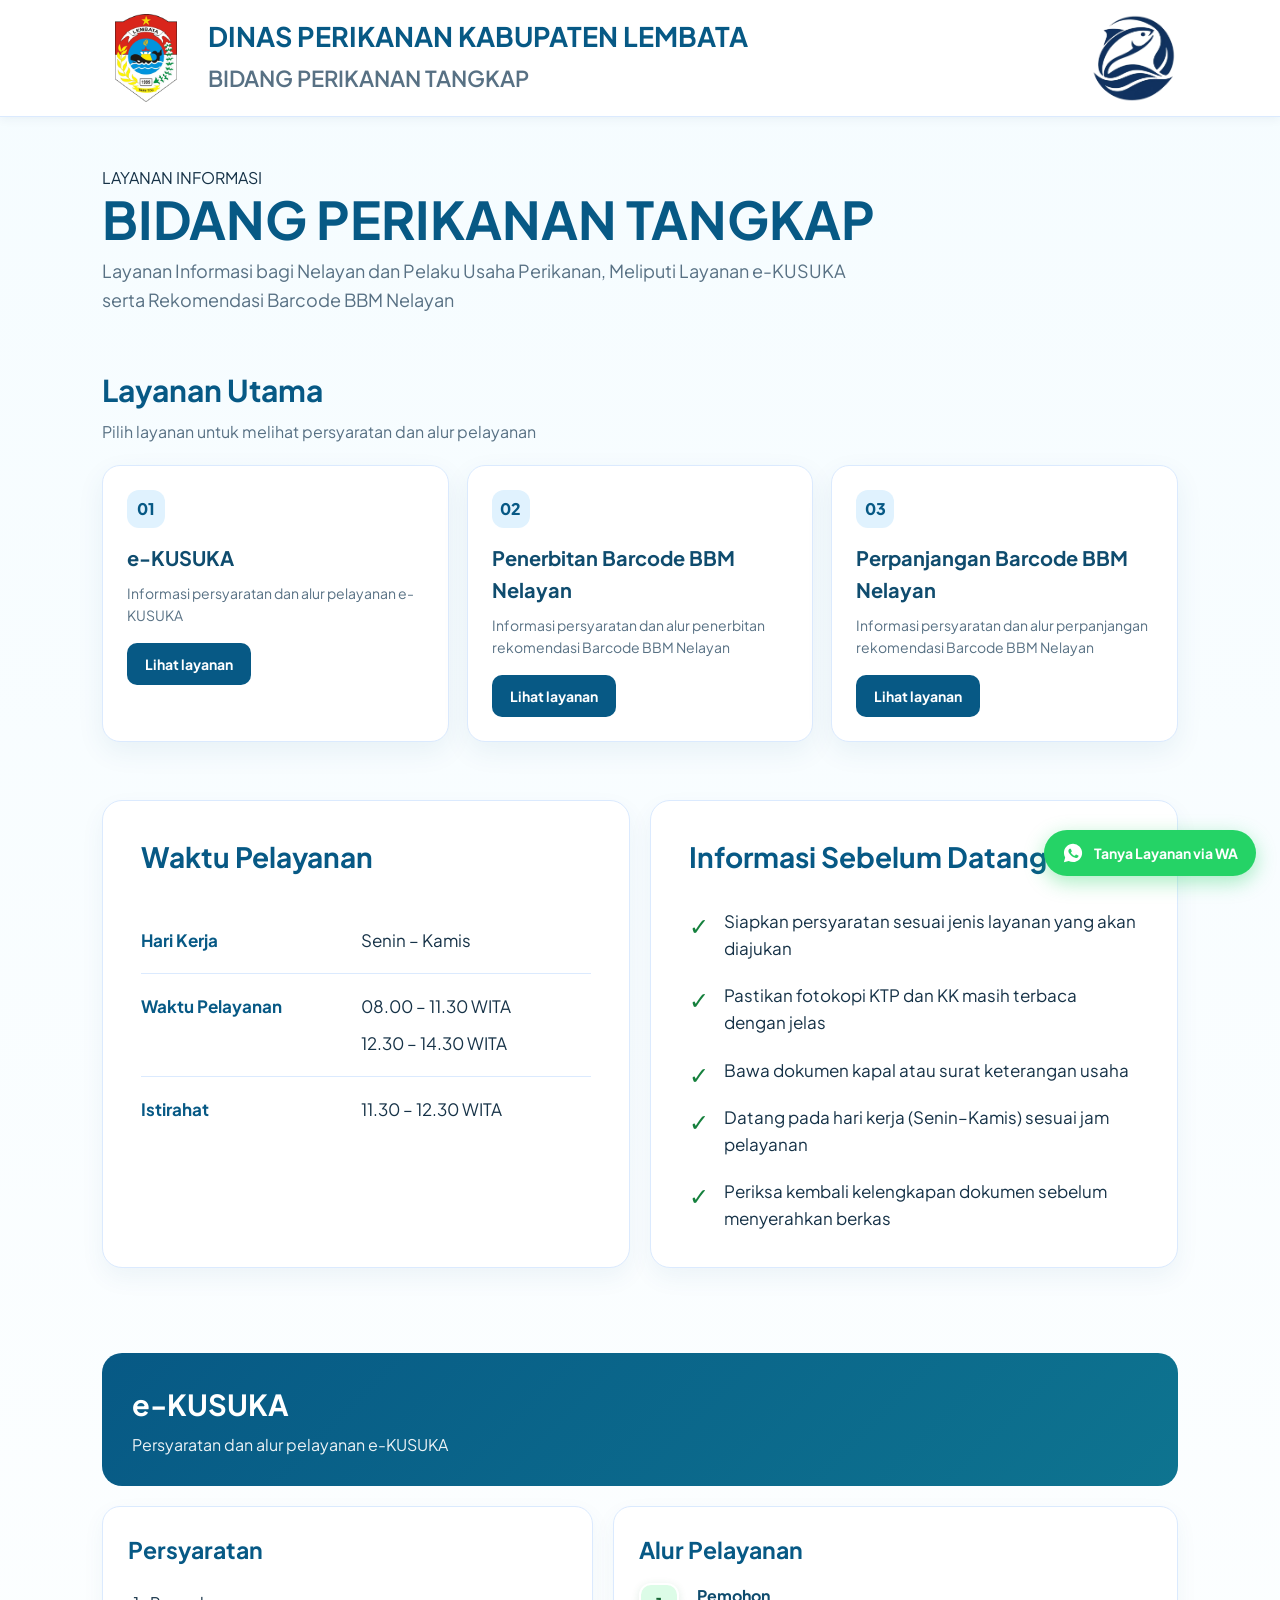
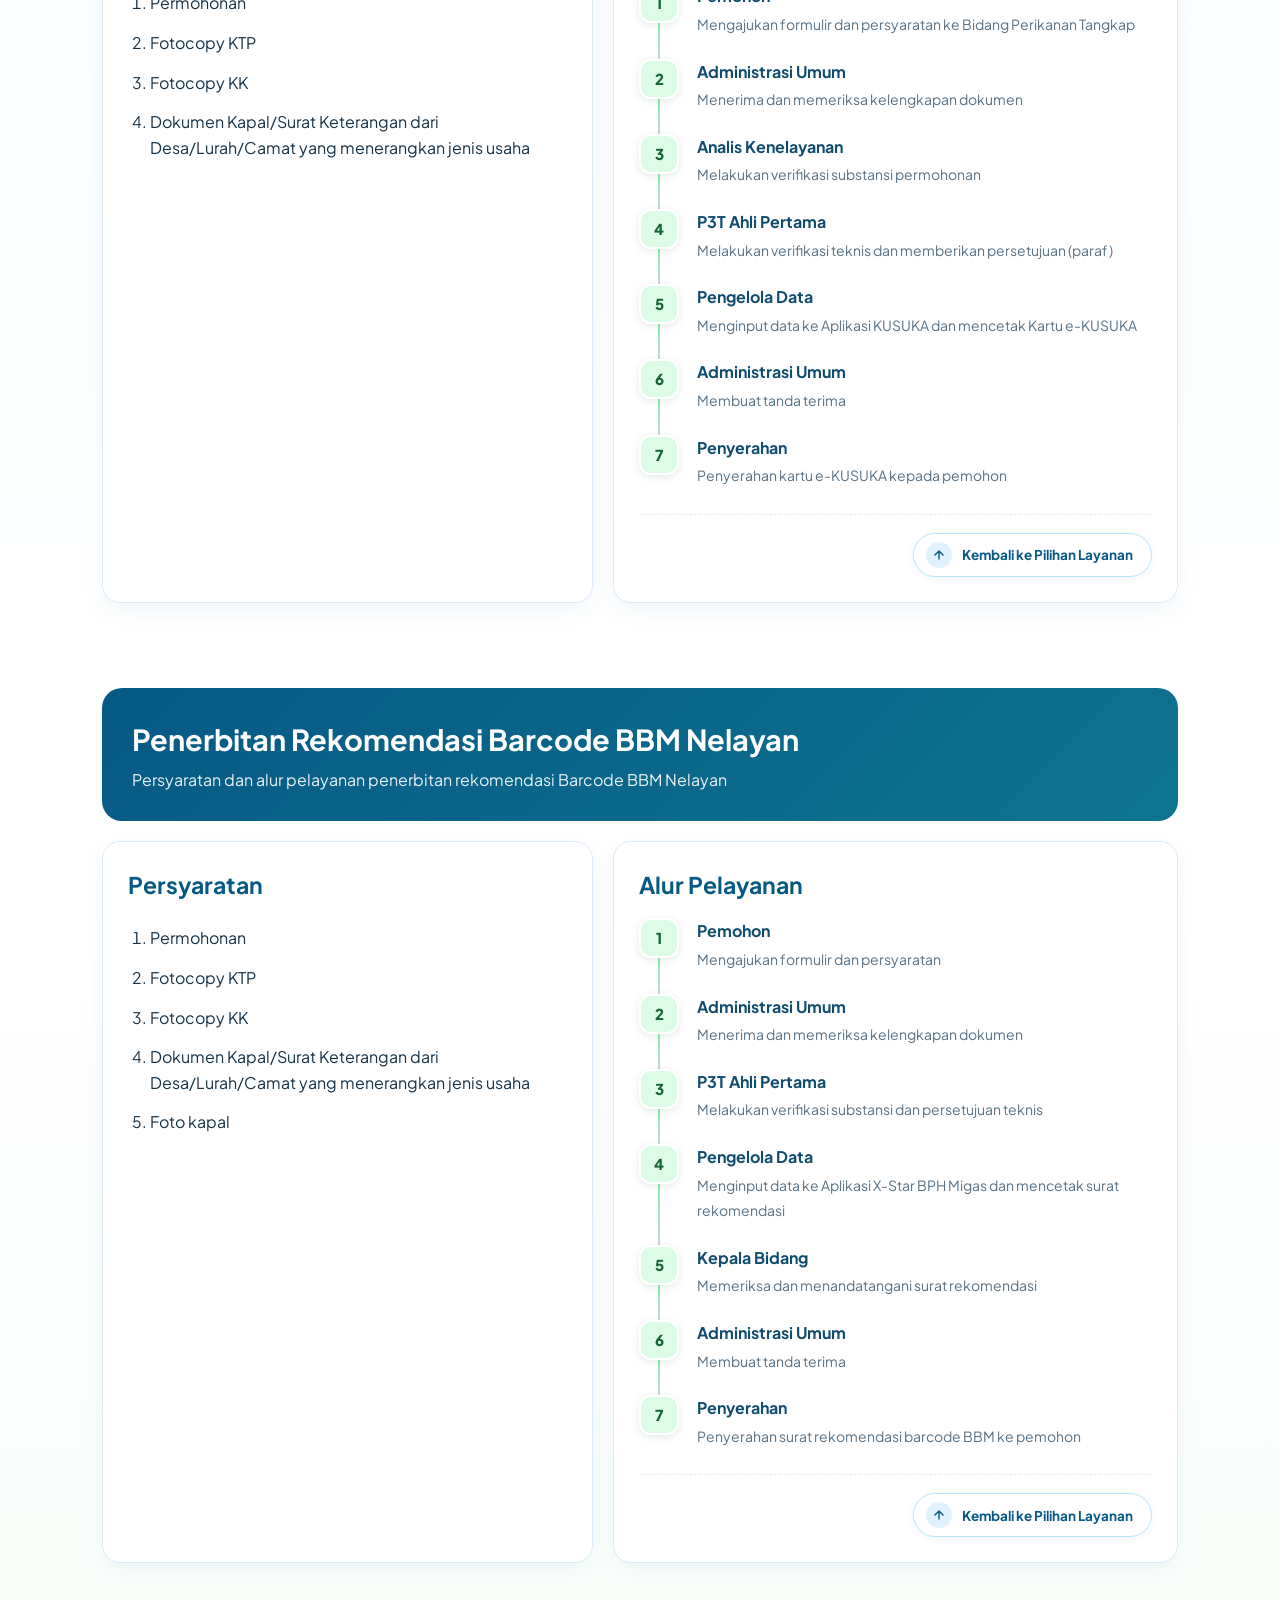
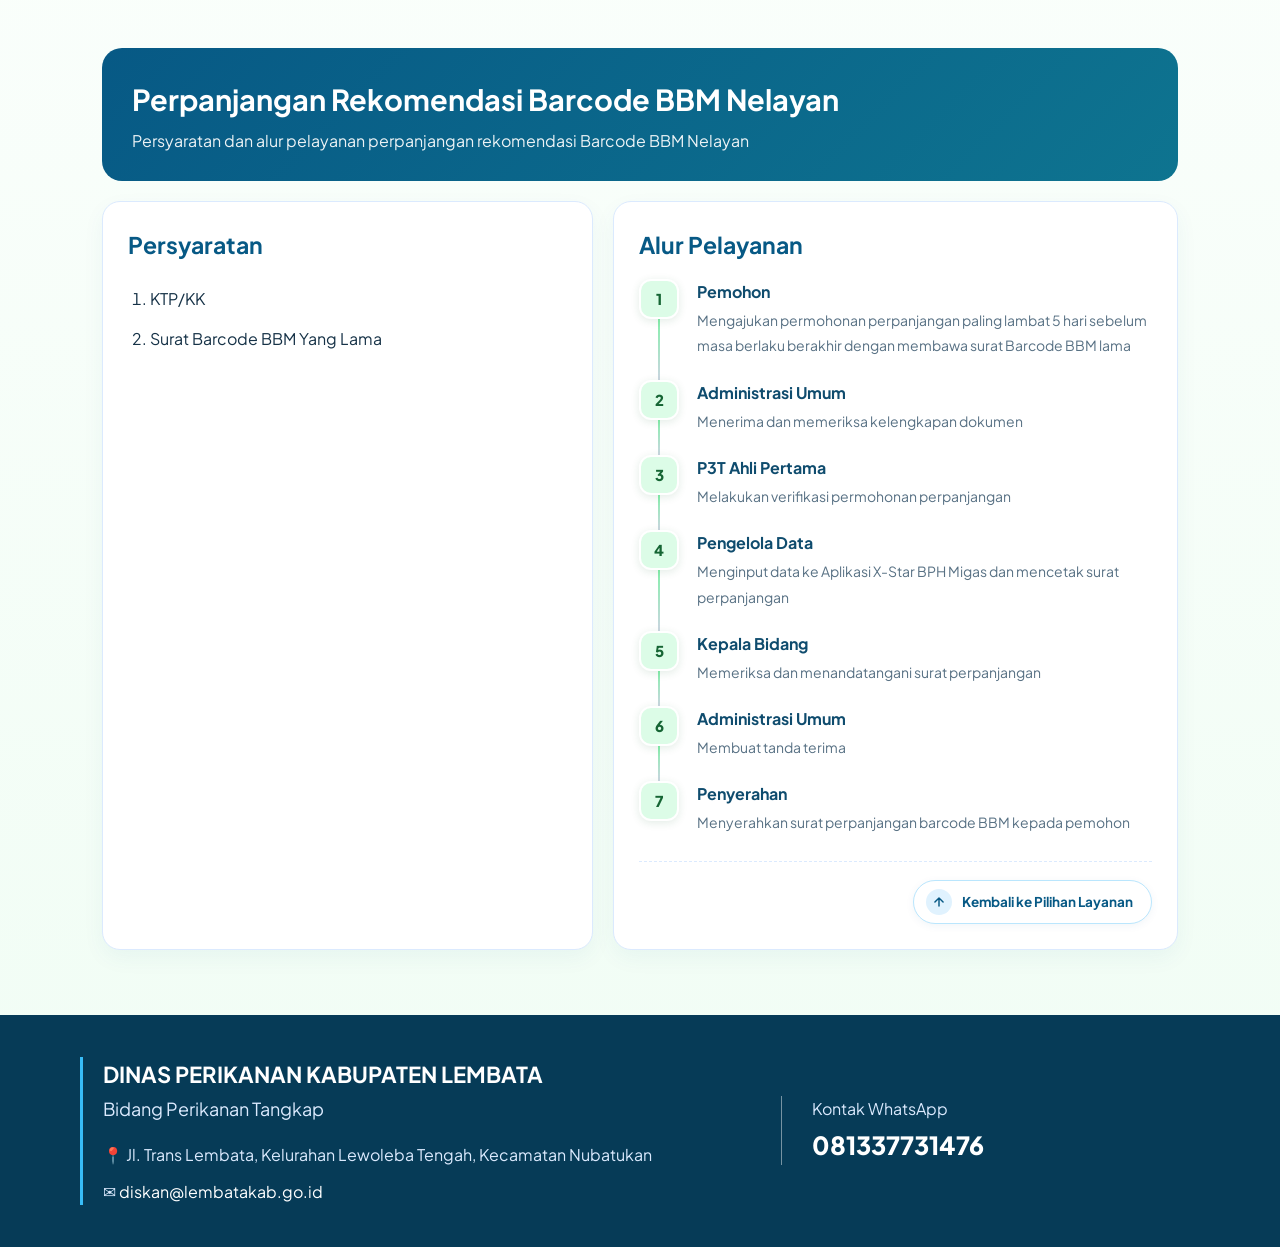
<file: index.html>
<!DOCTYPE html>
<html lang="id">

<head>
  <meta charset="UTF-8">
  <meta name="viewport" content="width=device-width, initial-scale=1.0">
  <title>Dinas Perikanan Kabupaten Lembata - Bidang Perikanan Tangkap</title>

  <!-- Primary Meta Tags -->
  <meta name="title" content="Dinas Perikanan Kabupaten Lembata - Bidang Perikanan Tangkap">
  <meta name="description"
    content="Portal informasi resmi layanan nelayan dan pelaku usaha perikanan Dinas Perikanan Kabupaten Lembata, meliputi persyaratan dan alur pelayanan e-KUSUKA serta rekomendasi Barcode BBM Nelayan.">
  <meta name="keywords"
    content="Dinas Perikanan Lembata, Bidang Perikanan Tangkap, e-KUSUKA, Barcode BBM Nelayan, Rekomendasi BBM Nelayan, BPH Migas Lembata, Nelayan Lembata, Lewoleba, NTT">
  <meta name="author" content="Dinas Perikanan Kabupaten Lembata">
  <meta name="robots" content="index, follow">
  <meta name="theme-color" content="#075985">

  <!-- Favicon & App Icons -->
  <link rel="icon" type="image/webp" href="assets/brand-logo.webp">
  <link rel="apple-touch-icon" href="assets/brand-logo.webp">

  <!-- Open Graph / Facebook / WhatsApp -->
  <meta property="og:type" content="website">
  <meta property="og:url" content="https://diskan.lembata.site">
  <meta property="og:locale" content="id_ID">
  <meta property="og:site_name" content="Dinas Perikanan Kabupaten Lembata">
  <meta property="og:title" content="Dinas Perikanan Kabupaten Lembata - Bidang Perikanan Tangkap">
  <meta property="og:description"
    content="Portal informasi resmi layanan nelayan dan pelaku usaha perikanan Dinas Perikanan Kabupaten Lembata: e-KUSUKA dan Rekomendasi Barcode BBM Nelayan.">
  <meta property="og:image" content="https://diskan.lembata.site/assets/og-logo.png">
  <meta property="og:image:secure_url" content="https://diskan.lembata.site/assets/og-logo.png">
  <meta property="og:image:type" content="image/png">
  <meta property="og:image:width" content="600">
  <meta property="og:image:height" content="315">

  <!-- Twitter Card -->
  <meta name="twitter:card" content="summary_large_image">
  <meta name="twitter:url" content="https://diskan.lembata.site">
  <meta name="twitter:title" content="Dinas Perikanan Kabupaten Lembata - Bidang Perikanan Tangkap">
  <meta name="twitter:description"
    content="Portal informasi resmi layanan nelayan dan pelaku usaha perikanan Dinas Perikanan Kabupaten Lembata: e-KUSUKA dan Rekomendasi Barcode BBM Nelayan.">
  <meta name="twitter:image" content="https://diskan.lembata.site/assets/og-logo.png">

  <!-- Canonical URL -->
  <link rel="canonical" href="https://diskan.lembata.site">

  <!-- Google Fonts: Plus Jakarta Sans -->
  <link rel="preconnect" href="https://fonts.googleapis.com">
  <link rel="preconnect" href="https://fonts.gstatic.com" crossorigin>
  <link href="https://fonts.googleapis.com/css2?family=Plus+Jakarta+Sans:wght@400;500;600;700;800&display=swap" rel="stylesheet">

  <!-- Structured Data / JSON-LD -->
  <script type="application/ld+json">
  {
    "@context": "https://schema.org",
    "@graph": [
      {
        "@type": "GovernmentOrganization",
        "@id": "https://diskan.lembata.site/#organization",
        "name": "Dinas Perikanan Kabupaten Lembata - Bidang Perikanan Tangkap",
        "url": "https://diskan.lembata.site/",
        "logo": "https://diskan.lembata.site/assets/logo-lembata.webp",
        "image": "https://diskan.lembata.site/assets/og-logo.png",
        "telephone": "+6281337731476",
        "email": "diskan@lembatakab.go.id",
        "address": {
          "@type": "PostalAddress",
          "streetAddress": "Jl. Trans Lembata, Kelurahan Lewoleba Tengah",
          "addressLocality": "Kecamatan Nubatukan, Kabupaten Lembata",
          "addressRegion": "Nusa Tenggara Timur",
          "addressCountry": "ID"
        }
      },
      {
        "@type": "GovernmentService",
        "name": "Layanan e-KUSUKA dan Rekomendasi Barcode BBM Nelayan",
        "provider": {
          "@id": "https://diskan.lembata.site/#organization"
        },
        "serviceType": "Pelayanan Publik Perikanan Tangkap",
        "areaServed": "Kabupaten Lembata"
      }
    ]
  }
  </script>

  <!-- Stylesheet -->
  <link rel="stylesheet" href="style.css">
</head>

<body>


  <header>
    <div class="nav">

      <!-- LOGO DINAS -->
      <img class="logo logo-lembata" src="assets/logo-lembata.webp" alt="Logo Kabupaten Lembata">

      <!-- TULISAN -->
      <div class="brand">
        <span>DINAS PERIKANAN KABUPATEN LEMBATA</span>
        <span>BIDANG PERIKANAN TANGKAP</span>
      </div>

      <!-- LOGO BRAND / BIDANG -->
      <img class="logo logo-brand" src="assets/brand-logo.webp" alt="Logo Brand Bidang Perikanan Tangkap">
    </div>
  </header>

  <main>

    <section class="hero">
      <span class="badge">LAYANAN INFORMASI</span>
      <h1>BIDANG PERIKANAN TANGKAP</h1>
      <p>
        Layanan Informasi bagi Nelayan dan Pelaku Usaha Perikanan, Meliputi Layanan e-KUSUKA
        serta Rekomendasi Barcode BBM Nelayan
      </p>
    </section>

    <section class="section" id="layanan">
      <div class="section-title">
        <h2>Layanan Utama</h2>
        <p>Pilih layanan untuk melihat persyaratan dan alur pelayanan</p>
      </div>

      <div class="cards">

        <div class="card">
          <div class="num">01</div>
          <h3>e-KUSUKA</h3>
          <p>Informasi persyaratan dan alur pelayanan e-KUSUKA</p>
          <a class="btn" href="#ekusuka">Lihat layanan</a>
        </div>

        <div class="card">
          <div class="num">02</div>
          <h3>Penerbitan Barcode BBM Nelayan</h3>
          <p>Informasi persyaratan dan alur penerbitan rekomendasi Barcode BBM Nelayan</p>
          <a class="btn" href="#bbm-terbit">Lihat layanan</a>
        </div>

        <div class="card">
          <div class="num">03</div>
          <h3>Perpanjangan Barcode BBM Nelayan</h3>
          <p>Informasi persyaratan dan alur perpanjangan rekomendasi Barcode BBM Nelayan</p>
          <a class="btn" href="#bbm-perpanjang">Lihat layanan</a>
        </div>

      </div>
    </section>

    <section class="info-section">
      <div class="info">

        <div class="panel">
          <h3>Waktu Pelayanan</h3>

          <div class="schedule-row">
            <b>Hari Kerja</b>
            <span>Senin – Kamis</span>
          </div>

          <div class="schedule-row">
            <b>Waktu Pelayanan</b>
            <div class="schedule-time">
              <span>08.00 – 11.30 WITA</span>
              <span>12.30 – 14.30 WITA</span>
            </div>
          </div>

          <div class="schedule-row">
            <b>Istirahat</b>
            <span>11.30 – 12.30 WITA</span>
          </div>
        </div>

        <div class="panel">
          <h3>Informasi Sebelum Datang</h3>

          <ul class="check-list">
            <li>Siapkan persyaratan sesuai jenis layanan yang akan diajukan</li>
            <li>Pastikan fotokopi KTP dan KK masih terbaca dengan jelas</li>
            <li>Bawa dokumen kapal atau surat keterangan usaha</li>
            <li>Datang pada hari kerja (Senin–Kamis) sesuai jam pelayanan</li>
            <li>Periksa kembali kelengkapan dokumen sebelum menyerahkan berkas</li>
          </ul>
        </div>

      </div>
    </section>

    <section class="service-page" id="ekusuka">
      <div class="service-head">
        <h2>e-KUSUKA</h2>
        <p>Persyaratan dan alur pelayanan e-KUSUKA</p>
      </div>

      <div class="content-grid">

        <div class="content-box">
          <h3>Persyaratan</h3>
          <ol class="req">
            <li>Permohonan</li>
            <li>Fotocopy KTP</li>
            <li>Fotocopy KK</li>
            <li>Dokumen Kapal/Surat Keterangan dari Desa/Lurah/Camat yang menerangkan jenis usaha</li>
          </ol>
        </div>

        <div class="content-box">
          <h3>Alur Pelayanan</h3>

          <div class="flow">
            <div class="step">
              <div class="step-no">1</div>
              <div><strong>Pemohon</strong><span>Mengajukan formulir dan persyaratan ke Bidang Perikanan Tangkap</span>
              </div>
            </div>

            <div class="step">
              <div class="step-no">2</div>
              <div><strong>Administrasi Umum</strong><span>Menerima dan memeriksa kelengkapan dokumen</span></div>
            </div>

            <div class="step">
              <div class="step-no">3</div>
              <div><strong>Analis Kenelayanan</strong><span>Melakukan verifikasi substansi permohonan</span></div>
            </div>

            <div class="step">
              <div class="step-no">4</div>
              <div><strong>P3T Ahli Pertama</strong><span>Melakukan verifikasi teknis dan memberikan persetujuan
                  (paraf)</span></div>
            </div>

            <div class="step">
              <div class="step-no">5</div>
              <div><strong>Pengelola Data</strong><span>Menginput data ke Aplikasi KUSUKA dan mencetak Kartu
                  e-KUSUKA</span></div>
            </div>

            <div class="step">
              <div class="step-no">6</div>
              <div><strong>Administrasi Umum</strong><span>Membuat tanda terima </span></div>
            </div>

            <div class="step">
              <div class="step-no">7</div>
              <div>
                <strong>Penyerahan</strong>
                <span>Penyerahan kartu e-KUSUKA kepada pemohon</span>
              </div>
            </div>

          </div>

          <div class="back-link-wrapper">
            <a class="back-link" href="#layanan">
              <span class="back-link-icon">
                <svg viewBox="0 0 24 24" fill="none" stroke="currentColor" stroke-width="2.5" stroke-linecap="round" stroke-linejoin="round">
                  <path d="M12 19V5M5 12l7-7 7 7"/>
                </svg>
              </span>
              <span>Kembali ke Pilihan Layanan</span>
            </a>
          </div>
        </div>
      </div>
    </section>

    <section class="service-page" id="bbm-terbit">
      <div class="service-head">
        <h2>Penerbitan Rekomendasi Barcode BBM Nelayan</h2>
        <p>Persyaratan dan alur pelayanan penerbitan rekomendasi Barcode BBM Nelayan</p>
      </div>

      <div class="content-grid">

        <div class="content-box">
          <h3>Persyaratan</h3>
          <ol class="req">
            <li>Permohonan</li>
            <li>Fotocopy KTP</li>
            <li>Fotocopy KK</li>
            <li>Dokumen Kapal/Surat Keterangan dari Desa/Lurah/Camat yang menerangkan jenis usaha</li>
            <li>Foto kapal</li>
          </ol>
        </div>

        <div class="content-box">
          <h3>Alur Pelayanan</h3>

          <div class="flow">
            <div class="step">
              <div class="step-no">1</div>
              <div><strong>Pemohon</strong><span>Mengajukan formulir dan persyaratan</span></div>
            </div>

            <div class="step">
              <div class="step-no">2</div>
              <div><strong>Administrasi Umum</strong><span>Menerima dan memeriksa kelengkapan dokumen</span></div>
            </div>

            <div class="step">
              <div class="step-no">3</div>
              <div><strong>P3T Ahli Pertama</strong><span>Melakukan verifikasi substansi dan persetujuan teknis</span>
              </div>
            </div>

            <div class="step">
              <div class="step-no">4</div>
              <div><strong>Pengelola Data</strong><span>Menginput data ke Aplikasi X-Star BPH Migas dan mencetak surat
                  rekomendasi</span></div>
            </div>

            <div class="step">
              <div class="step-no">5</div>
              <div><strong>Kepala Bidang</strong><span>Memeriksa dan menandatangani surat rekomendasi</span></div>
            </div>

            <div class="step">
              <div class="step-no">6</div>
              <div><strong>Administrasi Umum</strong><span>Membuat tanda terima</span></div>
            </div>
            <div class="step">
              <div class="step-no">7</div>
              <div>
                <strong>Penyerahan</strong>
                <span>Penyerahan surat rekomendasi barcode BBM ke pemohon</span>
              </div>
            </div>

          </div>

          <div class="back-link-wrapper">
            <a class="back-link" href="#layanan">
              <span class="back-link-icon">
                <svg viewBox="0 0 24 24" fill="none" stroke="currentColor" stroke-width="2.5" stroke-linecap="round" stroke-linejoin="round">
                  <path d="M12 19V5M5 12l7-7 7 7"/>
                </svg>
              </span>
              <span>Kembali ke Pilihan Layanan</span>
            </a>
          </div>
        </div>
      </div>
    </section>

    <section class="service-page" id="bbm-perpanjang">
      <div class="service-head">
        <h2>Perpanjangan Rekomendasi Barcode BBM Nelayan</h2>
        <p>Persyaratan dan alur pelayanan perpanjangan rekomendasi Barcode BBM Nelayan</p>
      </div>

      <div class="content-grid">

        <div class="content-box">
          <h3>Persyaratan</h3>
          <ol class="req">
            <li>KTP/KK</li>
            <li>Surat Barcode BBM Yang Lama</li>
          </ol>
        </div>

        <div class="content-box">
          <h3>Alur Pelayanan</h3>

          <div class="flow">
            <div class="step">
              <div class="step-no">1</div>
              <div><strong>Pemohon</strong><span>Mengajukan permohonan perpanjangan paling lambat 5 hari sebelum masa
                  berlaku berakhir dengan membawa surat Barcode BBM lama</span></div>
            </div>

            <div class="step">
              <div class="step-no">2</div>
              <div><strong>Administrasi Umum</strong><span>Menerima dan memeriksa kelengkapan dokumen</span></div>
            </div>

            <div class="step">
              <div class="step-no">3</div>
              <div><strong>P3T Ahli Pertama</strong><span>Melakukan verifikasi permohonan perpanjangan</span></div>
            </div>

            <div class="step">
              <div class="step-no">4</div>
              <div><strong>Pengelola Data</strong><span>Menginput data ke Aplikasi X-Star BPH Migas dan mencetak surat
                  perpanjangan</span></div>
            </div>

            <div class="step">
              <div class="step-no">5</div>
              <div><strong>Kepala Bidang</strong><span>Memeriksa dan menandatangani surat perpanjangan</span></div>
            </div>

            <div class="step">
              <div class="step-no">6</div>
              <div><strong>Administrasi Umum</strong><span>Membuat tanda terima </span></div>
            </div>
            <div class="step">
              <div class="step-no">7</div>
              <div>
                <strong>Penyerahan</strong>
                <span>Menyerahkan surat perpanjangan barcode BBM kepada pemohon</span>
              </div>
            </div>

          </div>

          <div class="back-link-wrapper">
            <a class="back-link" href="#layanan">
              <span class="back-link-icon">
                <svg viewBox="0 0 24 24" fill="none" stroke="currentColor" stroke-width="2.5" stroke-linecap="round" stroke-linejoin="round">
                  <path d="M12 19V5M5 12l7-7 7 7"/>
                </svg>
              </span>
              <span>Kembali ke Pilihan Layanan</span>
            </a>
          </div>
        </div>
      </div>
    </section>

  </main>

  <footer>
    <div class="footer-inner">

      <div>
        <div class="footer-brand">
          <strong>DINAS PERIKANAN KABUPATEN LEMBATA</strong>
          <span>Bidang Perikanan Tangkap</span>

          <div class="contact">
            <div>📍 Jl. Trans Lembata, Kelurahan Lewoleba Tengah, Kecamatan Nubatukan</div>
            <div>✉ <a href="mailto:diskan@lembatakab.go.id">diskan@lembatakab.go.id</a></div>
          </div>
        </div>
      </div>

      <div class="whatsapp">
        <div class="whatsapp-title">Kontak WhatsApp</div>
        <a class="whatsapp-number" href="https://wa.me/6281337731476" target="_blank" rel="noopener">
          081337731476
        </a>
      </div>

    </div>
  </footer>

  <!-- Floating Action Buttons -->
  <div class="floating-actions">
    <button class="back-to-top" id="backToTopBtn" aria-label="Kembali ke atas" title="Kembali ke atas">
      <svg viewBox="0 0 24 24" fill="none" stroke-width="2.5" stroke-linecap="round" stroke-linejoin="round">
        <path d="M18 15l-6-6-6 6"/>
      </svg>
    </button>
    <a class="floating-whatsapp" href="https://wa.me/6281337731476?text=Halo%20Dinas%20Perikanan%20Lembata,%20saya%20ingin%20bertanya%20mengenai%20layanan" target="_blank" rel="noopener" aria-label="Tanya Layanan via WhatsApp">
      <svg viewBox="0 0 24 24">
        <path d="M12.04 2c-5.46 0-9.91 4.45-9.91 9.91 0 1.75.46 3.45 1.32 4.95L2.05 22l5.25-1.38c1.45.79 3.08 1.21 4.74 1.21 5.46 0 9.91-4.45 9.91-9.91 0-2.65-1.03-5.14-2.9-7.01A9.816 9.816 0 0012.04 2zm5.78 14.07c-.24.68-1.39 1.3-1.92 1.38-.49.07-1.12.1-3.23-.77-2.69-1.12-4.43-3.83-4.57-4.01-.13-.18-1.1-1.46-1.1-2.79 0-1.33.69-1.98.94-2.25.25-.26.54-.33.72-.33.18 0 .36 0 .52.01.17.01.4.06.61.53.22.49.75 1.83.82 1.96.07.13.12.29.02.47-.09.18-.14.29-.27.45-.14.16-.29.35-.41.47-.14.13-.28.28-.12.56.16.27.7 1.15 1.5 1.86 1.03.92 1.9 1.2 2.17 1.34.27.13.43.11.59-.07.16-.18.69-.8.87-1.07.18-.27.37-.22.61-.13.25.09 1.57.74 1.84.87.27.13.45.2.52.31.07.11.07.64-.17 1.32z"/>
      </svg>
      <span>Tanya Layanan via WA</span>
    </a>
  </div>

  <script>
    const header = document.querySelector('header');
    const backToTopBtn = document.getElementById('backToTopBtn');

    function handleScroll() {
      const scrollPos = window.scrollY || document.documentElement.scrollTop;
      
      // Navbar blur effect
      if (scrollPos > 10) {
        header.classList.add('scrolled');
      } else {
        header.classList.remove('scrolled');
      }

      // Back to top button visibility
      if (scrollPos > 300) {
        backToTopBtn.classList.add('visible');
      } else {
        backToTopBtn.classList.remove('visible');
      }
    }

    backToTopBtn.addEventListener('click', () => {
      window.scrollTo({ top: 0, behavior: 'smooth' });
    });

    window.addEventListener('scroll', handleScroll, { passive: true });
    handleScroll();
  </script>

</body>

</html>
</file>
<file: style.css>
:root {
  --blue: #075985;
  --blue-dark: #063b57;
  --blue-light: #e0f2fe;
  --green: #15803d;
  --green-light: #dcfce7;
  --white: #ffffff;
  --text: #163247;
  --muted: #587184;
  --line: #dbeafe;
  --bg: #f4fbff;
}

* {
  box-sizing: border-box;
}

html {
  scroll-behavior: smooth;
}

body {
  margin: 0;
  font-family: 'Plus Jakarta Sans', system-ui, -apple-system, BlinkMacSystemFont, 'Segoe UI', Roboto, sans-serif;
  color: var(--text);
  background: linear-gradient(180deg, #f5fcff 0%, #ffffff 55%, #f0fdf4 100%);
  line-height: 1.6;
}

/* HEADER */
header {
  background: rgba(255, 255, 255, 0.98);
  border-bottom: 1px solid var(--line);
  position: sticky;
  top: 0;
  z-index: 1000;
  box-shadow: 0 2px 10px rgba(6, 59, 87, .06);
  transition: background-color 0.3s ease, backdrop-filter 0.3s ease, -webkit-backdrop-filter 0.3s ease, box-shadow 0.3s ease;
}

header.scrolled {
  background: rgba(255, 255, 255, 0.82);
  backdrop-filter: blur(14px);
  -webkit-backdrop-filter: blur(14px);
  box-shadow: 0 4px 20px rgba(6, 59, 87, .12);
  border-bottom: 1px solid rgba(219, 234, 254, 0.8);
}

.nav {
  max-width: 1120px;
  margin: auto;
  padding: 14px 22px;
  display: flex;
  align-items: center;
  gap: 18px;
}

.logo {
  width: 88px;
  height: 88px;
  object-fit: contain;
  flex-shrink: 0;
}

.logo-brand {
  border-radius: 50%;
}

.brand {
  display: block;
  flex: 1;
}

.brand>span:first-child {
  display: block;
  color: #075985;
  font-size: 27px;
  font-weight: 700;
  line-height: 1.2;
}

.brand>span:last-child {
  display: block;
  color: #587184;
  font-size: 22px;
  font-weight: 600;
  margin-top: 8px;
}

/* HERO */
.hero {
  max-width: 1120px;
  margin: auto;
  padding: 48px 22px 30px;
}

.hero h1 {
  margin: 0 0 10px;
  color: var(--blue);
  font-size: clamp(32px, 5vw, 52px);
  line-height: 1.08;
}

.hero p {
  max-width: 760px;
  margin: 0;
  color: var(--muted);
  font-size: 18px;
}

/* SERVICE CARDS */
.section {
  max-width: 1120px;
  margin: auto;
  padding: 22px 22px 48px;
}

.section-title {
  margin-bottom: 20px;
}

.section-title h2 {
  margin: 0;
  color: var(--blue);
  font-size: 30px;
}

.section-title p {
  margin: 5px 0 0;
  color: var(--muted);
}

.cards {
  display: grid;
  grid-template-columns: repeat(3, 1fr);
  gap: 18px;
}

.card {
  background: #fff;
  border: 1px solid var(--line);
  border-radius: 18px;
  padding: 24px;
  box-shadow: 0 10px 28px rgba(7, 89, 133, .07);
  transition: transform 0.25s ease, box-shadow 0.25s ease, border-color 0.25s ease;
}

.card:hover {
  transform: translateY(-4px);
  box-shadow: 0 16px 36px rgba(7, 89, 133, .12);
  border-color: #bae6fd;
}

.card .num {
  width: 38px;
  height: 38px;
  border-radius: 12px;
  background: var(--blue-light);
  color: var(--blue);
  display: flex;
  align-items: center;
  justify-content: center;
  font-weight: 800;
  margin-bottom: 14px;
}

.card h3 {
  margin: 0 0 8px;
  color: #0f4c6e;
  font-size: 20px;
}

.card p {
  margin: 0 0 16px;
  color: var(--muted);
  font-size: 14px;
}

.btn {
  display: inline-block;
  text-decoration: none;
  background: var(--blue);
  color: #fff;
  padding: 10px 18px;
  border-radius: 10px;
  font-weight: 700;
  font-size: 14px;
  transition: background-color 0.2s ease, transform 0.2s ease, box-shadow 0.2s ease;
}

.btn:hover {
  background: var(--blue-dark);
  transform: translateY(-2px);
  box-shadow: 0 6px 16px rgba(7, 89, 133, .25);
}

/* WAKTU + INFORMASI */
.info-section {
  max-width: 1120px;
  margin: auto;
  padding: 10px 22px 55px;
}

.info {
  display: grid;
  grid-template-columns: 1fr 1fr;
  gap: 20px;
}

.panel {
  background: #fff;
  border: 1px solid var(--line);
  border-radius: 20px;
  padding: 34px 38px;
  box-shadow: 0 10px 25px rgba(7, 89, 133, .06);
}

.panel h3 {
  margin: 0 0 28px;
  color: var(--blue);
  font-size: 28px;
}

.schedule-row {
  display: grid;
  grid-template-columns: 1fr 1.15fr;
  gap: 20px;
  padding: 19px 0;
  border-bottom: 1px solid var(--line);
}

.schedule-row:last-child {
  border-bottom: 0;
}

.schedule-row b {
  color: #075985;
  font-size: 17px;
}

.schedule-row span {
  color: #163247;
  font-size: 17px;
}

.schedule-time {
  display: flex;
  flex-direction: column;
  gap: 10px;
}

.check-list {
  list-style: none;
  padding: 0;
  margin: 0;
}

.check-list li {
  position: relative;
  padding: 0 0 20px 35px;
  color: #163247;
  font-size: 17px;
}

.check-list li:last-child {
  padding-bottom: 0;
}

.check-list li::before {
  content: "✓";
  position: absolute;
  left: 0;
  top: -2px;
  color: var(--green);
  font-size: 24px;
  font-weight: 800;
}

/* SERVICE DETAILS */
.service-page {
  max-width: 1120px;
  margin: auto;
  padding: 30px 22px 55px;
  scroll-margin-top: 20px;
}

.service-head {
  background: linear-gradient(135deg, #075985, #0e7490);
  color: #fff;
  border-radius: 20px;
  padding: 28px 30px;
}

.service-head h2 {
  margin: 0 0 5px;
  font-size: 29px;
}

.service-head p {
  margin: 0;
  opacity: .92;
}

.content-grid {
  display: grid;
  grid-template-columns: 1fr 1.15fr;
  gap: 20px;
  margin-top: 20px;
}

.content-box {
  background: #fff;
  border: 1px solid var(--line);
  border-radius: 18px;
  padding: 25px;
  box-shadow: 0 8px 22px rgba(7, 89, 133, .05);
}

.content-box h3 {
  margin: 0 0 15px;
  color: var(--blue);
  font-size: 23px;
}

.req {
  padding-left: 22px;
  margin: 0;
}

.req li {
  padding: 7px 0;
}

.flow {
  display: flex;
  flex-direction: column;
  position: relative;
}

.step {
  display: grid;
  grid-template-columns: 42px 1fr;
  gap: 16px;
  align-items: start;
  position: relative;
  padding-bottom: 22px;
}

.step:last-child {
  padding-bottom: 0;
}

/* Garis penghubung timeline */
.step:not(:last-child)::before {
  content: "";
  position: absolute;
  left: 20px;
  top: 40px;
  bottom: 0;
  width: 2px;
  background: linear-gradient(180deg, #86efac 0%, #cbd5e1 100%);
  transform: translateX(-50%);
  z-index: 1;
}

.step-no {
  width: 40px;
  height: 40px;
  border-radius: 12px;
  background: var(--green-light);
  color: #166534;
  font-weight: 800;
  font-size: 15px;
  display: flex;
  align-items: center;
  justify-content: center;
  position: relative;
  z-index: 2;
  box-shadow: 0 2px 8px rgba(22, 101, 52, 0.12);
  border: 2px solid #ffffff;
}

.step strong {
  display: block;
  color: #0f4c6e;
  font-size: 16px;
  margin-bottom: 2px;
}

.step span {
  color: var(--muted);
  font-size: 14px;
  line-height: 1.5;
}

/* FOOTER */
footer {
  background: var(--blue-dark);
  color: #dbeafe;
  padding: 42px 22px;
  margin-top: 10px;
}

.footer-inner {
  max-width: 1120px;
  margin: auto;
  display: grid;
  grid-template-columns: 1.6fr 1fr;
  gap: 30px;
  align-items: center;
}

.footer-brand {
  border-left: 3px solid #38bdf8;
  padding-left: 20px;
}

.footer-brand strong {
  color: #fff;
  font-size: 22px;
}

.footer-brand span {
  display: block;
  color: #dbeafe;
  font-size: 18px;
  margin-top: 3px;
}

.contact {
  display: grid;
  gap: 12px;
  margin-top: 18px;
}

.contact div {
  font-size: 16px;
}

.contact a {
  color: #fff;
  text-decoration: none;
}

.whatsapp {
  border-left: 1px solid rgba(255, 255, 255, .45);
  padding-left: 30px;
}

.whatsapp-title {
  color: #dbeafe;
  font-size: 16px;
  margin-bottom: 3px;
}

.whatsapp-number {
  color: #fff;
  font-size: 25px;
  font-weight: 800;
  text-decoration: none;
}

/* RESPONSIVE */
@media (max-width: 850px) {

  .cards,
  .info,
  .content-grid,
  .footer-inner {
    grid-template-columns: 1fr;
  }

  .nav {
    padding: 12px 18px;
    gap: 16px;
  }

  .logo {
    width: 68px;
    height: 68px;
  }

  .brand>span:first-child {
    font-size: 20px;
  }

  .brand>span:last-child {
    font-size: 16px;
    margin-top: 4px;
  }

  .badge {
    display: inline-block;
    padding: 9px 18px;
    border-radius: 999px;
    background: #dcfce7 !important;
    color: #15803d !important;
    font-size: 14px;
    font-weight: 700;
    letter-spacing: .8px;
  }

  .hero {
    padding-top: 35px;
  }

  .panel {
    padding: 26px;
  }

  .whatsapp {
    border-left: 0;
    border-top: 1px solid rgba(255, 255, 255, .35);
    padding-left: 0;
    padding-top: 20px;
  }
}

@media (max-width: 640px) {
  .nav {
    flex-wrap: wrap;
    justify-content: center;
    gap: 10px 18px;
    padding: 12px 14px;
  }

  /* Kedua logo di bagian atas berdampingan */
  .logo-lembata {
    order: 1;
  }

  .logo-brand {
    order: 2;
  }

  .logo {
    width: 52px;
    height: 52px;
  }

  /* Teks di bagian bawah kedua logo dan lebih kecil agar rapih */
  .brand {
    order: 3;
    width: 100%;
    flex: none;
    text-align: center;
  }

  .brand>span:first-child {
    font-size: 15px;
    line-height: 1.25;
  }

  .brand>span:last-child {
    font-size: 12.5px;
    margin-top: 3px;
    line-height: 1.2;
  }
}

@media (max-width: 560px) {
  .hero h1 {
    font-size: 34px;
  }

  .schedule-row {
    grid-template-columns: 1fr;
    gap: 6px;
  }
}

@media (max-width: 380px) {
  .logo {
    width: 44px;
    height: 44px;
  }

  .brand>span:first-child {
    font-size: 13.5px;
  }

  .brand>span:last-child {
    font-size: 11px;
  }
}

/* BACK LINK NAVIGATION */
.back-link-wrapper {
  margin-top: 26px;
  padding-top: 18px;
  border-top: 1px dashed var(--line);
  display: flex;
  justify-content: flex-end;
}

.back-link {
  display: inline-flex;
  align-items: center;
  gap: 10px;
  color: var(--blue);
  background: #ffffff;
  border: 1.5px solid #bae6fd;
  font-weight: 700;
  font-size: 13.5px;
  text-decoration: none;
  padding: 8px 18px 8px 12px;
  border-radius: 999px;
  box-shadow: 0 2px 8px rgba(7, 89, 133, 0.06);
  transition: all 0.25s cubic-bezier(0.4, 0, 0.2, 1);
}

.back-link-icon {
  width: 26px;
  height: 26px;
  border-radius: 50%;
  background: var(--blue-light);
  color: var(--blue);
  display: flex;
  align-items: center;
  justify-content: center;
  transition: all 0.25s ease;
  flex-shrink: 0;
}

.back-link-icon svg {
  width: 14px;
  height: 14px;
  stroke: currentColor;
  transition: transform 0.25s ease;
}

.back-link:hover {
  background: var(--blue);
  color: #ffffff;
  border-color: var(--blue);
  box-shadow: 0 6px 18px rgba(7, 89, 133, 0.22);
  transform: translateY(-2px);
}

.back-link:hover .back-link-icon {
  background: rgba(255, 255, 255, 0.22);
  color: #ffffff;
}

.back-link:hover .back-link-icon svg {
  transform: translateY(-2px);
}

.back-link:active {
  transform: translateY(0) scale(0.98);
}

/* FLOATING ACTIONS (WHATSAPP & BACK TO TOP) */
.floating-actions {
  position: fixed;
  bottom: 24px;
  right: 24px;
  display: flex;
  flex-direction: column;
  align-items: flex-end;
  gap: 12px;
  z-index: 999;
}

.floating-whatsapp {
  display: flex;
  align-items: center;
  gap: 10px;
  background: #25D366;
  color: #fff;
  text-decoration: none;
  padding: 12px 18px;
  border-radius: 999px;
  font-weight: 700;
  font-size: 14px;
  box-shadow: 0 6px 20px rgba(37, 211, 102, 0.4);
  transition: transform 0.25s ease, box-shadow 0.25s ease, background-color 0.25s ease;
}

.floating-whatsapp:hover {
  background: #20ba5a;
  transform: translateY(-3px) scale(1.02);
  box-shadow: 0 10px 24px rgba(37, 211, 102, 0.5);
  color: #fff;
}

.floating-whatsapp svg {
  width: 22px;
  height: 22px;
  fill: currentColor;
  flex-shrink: 0;
}

.back-to-top {
  width: 44px;
  height: 44px;
  border-radius: 50%;
  background: #ffffff;
  color: var(--blue);
  border: 1px solid var(--line);
  box-shadow: 0 4px 14px rgba(6, 59, 87, 0.12);
  display: flex;
  align-items: center;
  justify-content: center;
  cursor: pointer;
  opacity: 0;
  visibility: hidden;
  transform: translateY(10px);
  transition: opacity 0.3s ease, visibility 0.3s ease, transform 0.3s ease, background-color 0.2s ease;
}

.back-to-top.visible {
  opacity: 1;
  visibility: visible;
  transform: translateY(0);
}

.back-to-top:hover {
  background: var(--blue-light);
  color: var(--blue-dark);
}

.back-to-top svg {
  width: 20px;
  height: 20px;
  stroke: currentColor;
}

@media (max-width: 640px) {
  .back-link-wrapper {
    justify-content: stretch;
  }

  .back-link {
    width: 100%;
    justify-content: center;
    padding: 10px 18px;
  }

  .floating-actions {
    bottom: 18px;
    right: 16px;
    gap: 10px;
  }

  .floating-whatsapp {
    padding: 10px 15px;
    font-size: 13px;
  }

  .back-to-top {
    width: 40px;
    height: 40px;
  }
}
</file>
